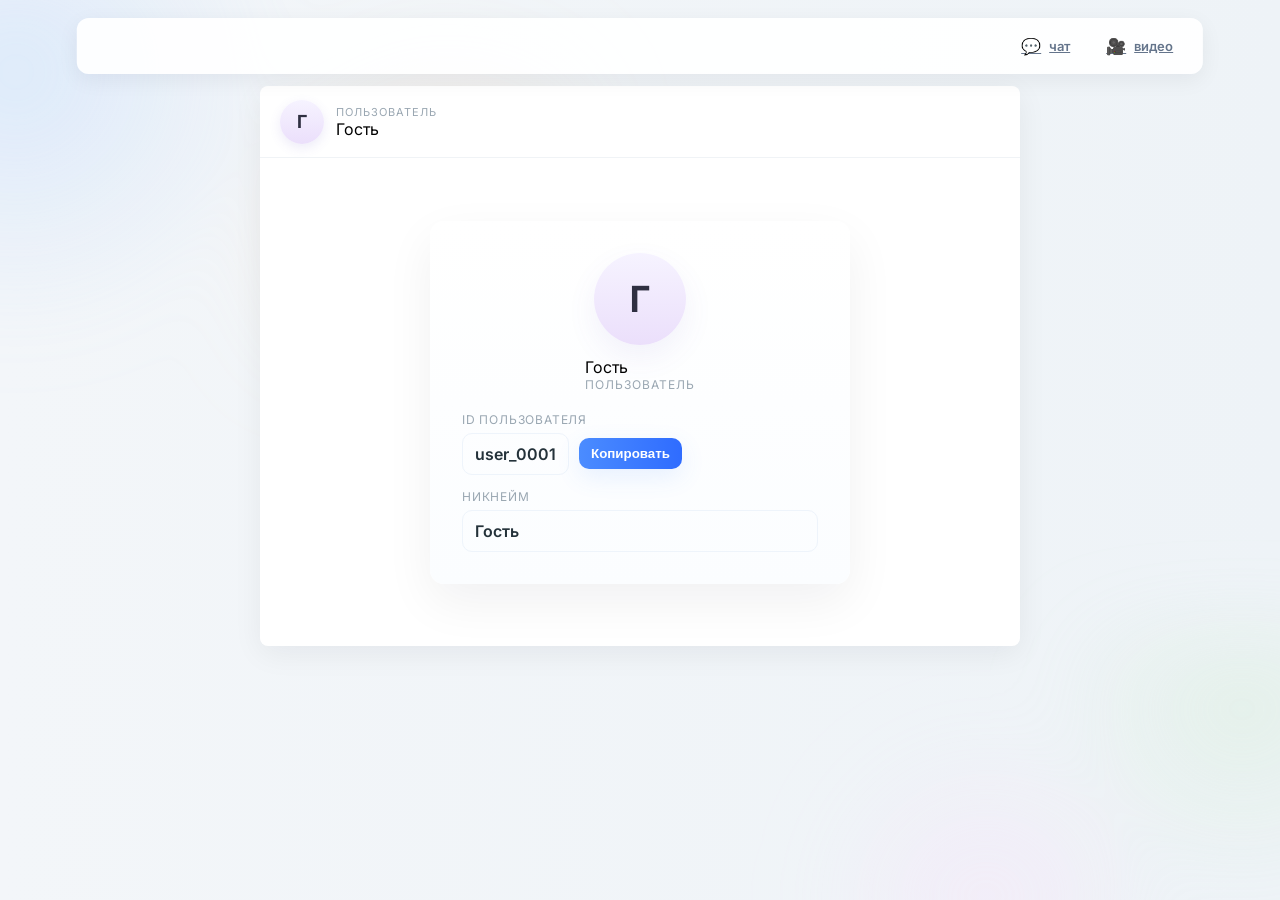
<file: index.html>
<!doctype html>
<html lang="ru">
<head>
	<meta charset="utf-8" />
	<meta name="viewport" content="width=device-width,initial-scale=1" />
	<title>Профиль — Гость</title>
	<link rel="preconnect" href="https://fonts.gstatic.com" crossorigin>
	<link href="https://fonts.googleapis.com/css2?family=Inter:wght@300;400;600;700&display=swap" rel="stylesheet">
	<link rel="stylesheet" href="style.css">
</head>
<body>
		<div class="site-top" role="navigation" aria-label="Верхняя панель">
			<div class="container">
				<nav class="nav-right">
					<a class="nav-item" href="/chat" role="button" tabindex="0"><span class="icon">💬</span>чат</a>
					<a class="nav-item" href="/videos" role="button" tabindex="0"><span class="icon">🎥</span>видео</a>
				</nav>
			</div>
		</div>

		<div class="bg-animated" aria-hidden="true"></div>
		<div class="page-overlay" aria-hidden="true"></div>

		<div class="app">
		<header class="topbar">
			<div class="left">
				<div class="avatar" aria-hidden="true"><span>Г</span></div>
				<div class="meta">
					<div class="role">ПОЛЬЗОВАТЕЛЬ</div>
					<div class="name1">Гость</div>
				</div>
			</div>
      
		</header>

		<main class="content">
			<section class="profile-card" role="region" aria-label="Профиль пользователя">
				<div class="avatar-lg" aria-hidden="true"><span>Г</span></div>
				<div class="profile-meta">
					<div class="name2">Гость</div>
					<div class="role">ПОЛЬЗОВАТЕЛЬ</div>
				</div>

				<div class="fields">
					<div class="field">
						<div class="label">ID пользователя</div>
						<div class="value-row">
							<div class="value" id="userId">user_0001</div>
							<button class="copy" id="copyId">Копировать</button>
						</div>
					</div>

					<div class="field">
						<div class="label">Никнейм</div>
						<div class="value" id="nick">Гость</div>
					</div>
				</div>
			</section>
		</main>
	</div>

	<script src="script.js"></script>
</body>
</html>
</file>
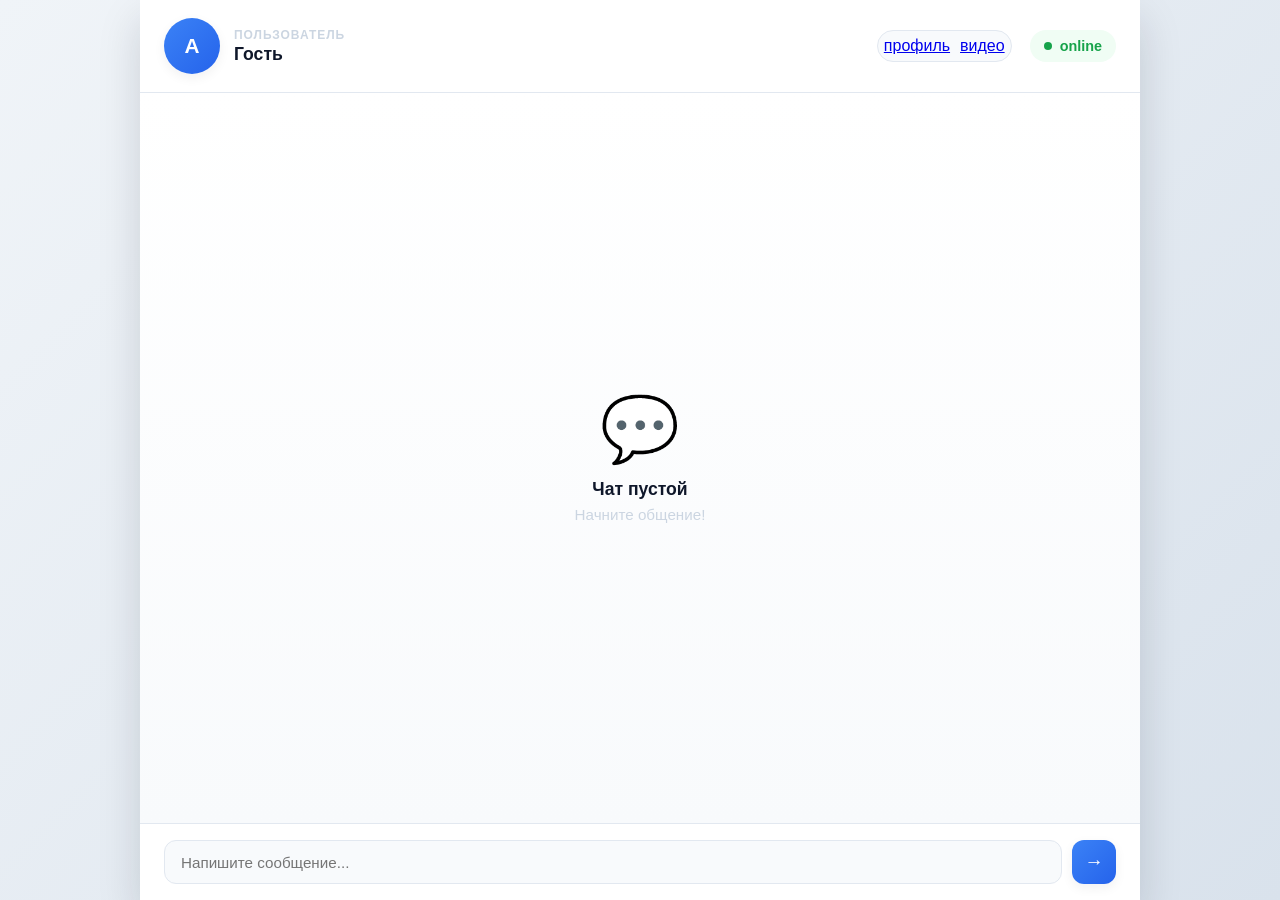
<file: chat/index.html>
<!DOCTYPE html>
<html lang="ru">
<head>
    <meta charset="UTF-8">
    <meta name="viewport" content="width=device-width, initial-scale=1.0">
    <title>Глобальный Чат</title>
    <link rel="stylesheet" href="style.css">
</head>
<body>
    <div class="app-container">
        <header class="header">
            <div class="header__content">
                <div class="header__user">
                    <div class="avatar" id="userAvatar">
                        <span id="avatarLetter">A</span>
                    </div>
                    <div class="user-info">
                        <p class="user-label">Пользователь</p>
                        <h1 class="user-name" id="userName">Гость</h1>
                    </div>
                </div>
                <div class="header__actions">
                    <div class="tabs">
                        <a class="tabprofile" href="/profile">профиль</a>
                        <a class="tabhiry" href="/hiry" >видео</a>
                    </div>
                    <div class="header__status" id="statusBadge">
                        <span class="status-dot"></span>
                        <span class="status-text">online</span>
                    </div>
                </div>
            </div>
        </header>

        <div class="chat-wrapper">
            <div class="messages-container" id="messagesContainer">
                <div class="empty-state">
                    <div class="empty-icon">💬</div>
                    <p>Чат пустой</p>
                    <span>Начните общение!</span>
                </div>
            </div>

            <div class="input-section">
                <form class="message-form" id="messageForm">
                    <input 
                        type="text" 
                        id="messageInput" 
                        class="message-input" 
                        placeholder="Напишите сообщение..." 
                        autocomplete="off"
                    />
                    <button type="submit" class="send-btn" id="sendBtn">
                        <span class="send-icon">→</span>
                    </button>
                </form>
            </div>
        </div>
    </div>
    <script src="https://cdn.socket.io/4.8.3/socket.io.min.js"></script>
    <script src="script.js"></script>
</body>
</html>
</file>
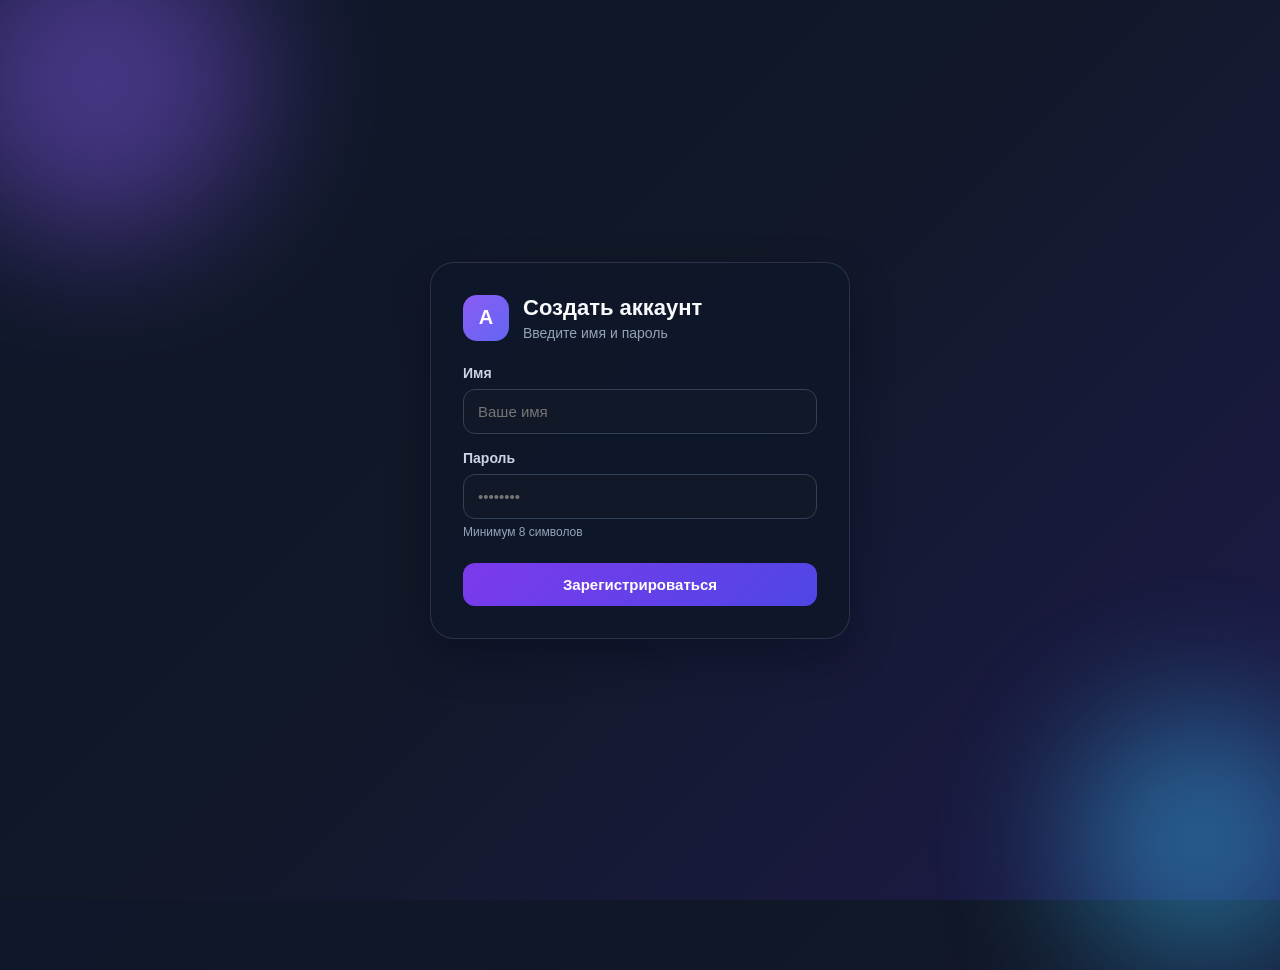
<file: registration/index.html>
<!DOCTYPE html>
<html lang="ru">
<head>
    <meta charset="UTF-8">
    <meta name="viewport" content="width=device-width, initial-scale=1.0">
    <title>Регистрация</title>
    <link rel="stylesheet" href="style.css">
</head>
<body>
    <script src="script.js"></script>
    <div class="card">
        <div class="brand">
            <div class="logo">A</div>
            <div>
                <h1>Создать аккаунт</h1>
                <p>Введите имя и пароль</p>
            </div>
        </div>

        <form id="registrationForm" action="/chat" method="post">
            <div class="field">
                <label  for="username">Имя</label>
                <input class="label-text" type="text" id="username" name="username" placeholder="Ваше имя" required>
            </div>

            <div class="field">
                <label for="password">Пароль</label>
                <input class="label-password" type="password" id="password" name="password" placeholder="••••••••" minlength="8" required>
                <p class="hint">Минимум 8 символов</p>
            </div>

            <button type="submit" class="button-register">Зарегистрироваться</button>
        </form>
    </div>
</body>
</html>
</file>
<file: style.css>
:root{
	--bg:#f3f6f9;
	--card:#ffffff;
	--muted:#9aa7b2;
	--accent:#4B8CFF;
	--purple-1:#F6F3FF;
	--purple-2:#EBDFFB;
}
*{box-sizing:border-box}
.html,body{height:100%;margin:0;font-family:Inter,system-ui,Segoe UI,Roboto,'Helvetica Neue',Arial}
body{background:linear-gradient(90deg,var(--bg),#eef3f7);display:flex;align-items:stretch;padding-top:86px}

/* Top floating site header (minimal, matches screenshot style) */
.site-top{position:fixed;left:50%;transform:translateX(-50%);top:18px;width:88%;max-width:1200px;height:56px;background:rgba(255,255,255,0.92);border-radius:12px;padding:8px 18px;box-shadow:0 6px 22px rgba(16,24,40,0.06);display:flex;align-items:center;z-index:30}
.site-top .container{width:100%;display:flex;justify-content:flex-end}
.nav-right{display:flex;align-items:center;gap:12px}
.nav-item{font-size:13px;color:#64748b;padding:8px 12px;border-radius:10px;text-transform:lowercase;font-weight:600;display:inline-flex;align-items:center;gap:8px;cursor:pointer;user-select:none;transition:transform 180ms ease,background-color 180ms ease,color 180ms ease}
.nav-item .icon{font-size:16px;line-height:1;display:inline-block;transform:translateY(0);transition:transform 240ms ease,color 240ms}
.nav-item:hover{background:rgba(75,140,255,0.06);color:#2f6cff}
.nav-item:hover .icon{transform:translateY(-3px)}
.nav-item.is-pressed{transform:scale(0.97)}

.nav-item:focus{outline:2px solid rgba(47,108,255,0.12);outline-offset:3px}

/* Animated decorative background */
.bg-animated{position:fixed;inset:0;z-index:0;pointer-events:none;overflow:hidden}
.page-overlay{position:fixed;inset:0;z-index:40;pointer-events:none;background:linear-gradient(135deg, rgba(75,140,255,0.12), rgba(123,97,255,0.08));backdrop-filter:blur(3px);opacity:0;transform:scale(1.02);transition:opacity 260ms ease,transform 260ms ease}
.page-overlay.show{opacity:1;transform:scale(1)}
.bg-animated::before,.bg-animated::after{content:"";position:absolute;filter:blur(40px) saturate(120%);opacity:0.28;mix-blend-mode:overlay}
.bg-animated::before{width:720px;height:420px;background:radial-gradient(circle at 20% 30%, #a6c8ff 0%, transparent 40%), radial-gradient(circle at 80% 70%, #ffd8b3 0%, transparent 35%);left:-10%;top:-6%;transform:translate3d(0,0,0);animation:drift1 28s linear infinite}
.bg-animated::after{width:640px;height:340px;background:radial-gradient(circle at 70% 20%, #cbe9c8 0%, transparent 35%), radial-gradient(circle at 30% 80%, #fbd8f8 0%, transparent 32%);right:-12%;bottom:-8%;transform:translate3d(0,0,0);animation:drift2 36s linear infinite}

@keyframes drift1{0%{transform:translate3d(0,0,0) rotate(0deg)}50%{transform:translate3d(30px,-18px,0) rotate(6deg)}100%{transform:translate3d(0,0,0) rotate(0deg)}}
@keyframes drift2{0%{transform:translate3d(0,0,0) rotate(0deg)}50%{transform:translate3d(-28px,22px,0) rotate(-6deg)}100%{transform:translate3d(0,0,0) rotate(0deg)}}

/* Ensure app content is above animated background */
.app{position:relative;z-index:2}
.app{width:760px;margin:auto;min-height:560px;background:var(--card);border-radius:8px;box-shadow:0 8px 30px rgba(16,24,40,0.06);overflow:hidden;display:flex;flex-direction:column;transition:opacity 260ms ease,transform 260ms ease}
.app.is-exiting{opacity:0;transform:translateY(10px) scale(0.98)}
body.is-transitioning .site-top{transform:translateX(-50%) translateY(-2px)}
.topbar{height:72px;padding:16px 20px;display:flex;align-items:center;justify-content:space-between;border-bottom:1px solid #f0f3f6}
.topbar .left{display:flex;align-items:center;gap:12px}
.avatar{width:44px;height:44px;border-radius:50%;background:linear-gradient(180deg,var(--purple-1),var(--purple-2));display:flex;align-items:center;justify-content:center;color:#2f2f41;font-weight:700;box-shadow:0 4px 12px rgba(107,90,196,0.12);transform:translateZ(0);animation:avatarPop 1600ms ease-in-out infinite}
.avatar span{font-size:18px}
.meta .role{font-size:11px;color:var(--muted);letter-spacing:1px}
.meta .name{font-size:16px;font-weight:600;color:#17202a}
.status{display:flex;align-items:center;gap:8px}
.status .dot{width:12px;height:12px;background:#8EE28E;border-radius:50%;box-shadow:0 0 0 0 rgba(142,226,142,0.35);animation:ping 2s infinite}
.status .text{font-size:13px;color:var(--muted);background:rgba(255,255,255,0.7);padding:6px 10px;border-radius:999px;border:1px solid rgba(120,170,255,0.06);font-weight:600;color:#4b5563}
.content{flex:1;display:flex;align-items:center;justify-content:center;position:relative;padding:28px}

/* Profile card */
.profile-card{width:420px;display:flex;flex-direction:column;align-items:center;gap:12px;padding:32px;border-radius:14px;background:linear-gradient(180deg,#fff,#fbfdff);box-shadow:0 18px 50px rgba(16,24,40,0.06);transform:translateZ(0);animation:fadeInUp 500ms ease both}
.avatar-lg{width:92px;height:92px;border-radius:50%;background:linear-gradient(180deg,var(--purple-1),var(--purple-2));display:flex;align-items:center;justify-content:center;color:#2f2f41;font-weight:700;box-shadow:0 12px 30px rgba(107,90,196,0.08);animation:avatarPop 1600ms ease-in-out infinite}
.avatar-lg span{font-size:36px}
.profile-meta .name{font-size:20px;font-weight:700;color:#17202a}
.profile-meta .role{font-size:12px;color:var(--muted);letter-spacing:1px}
.fields{width:100%;margin-top:8px;display:flex;flex-direction:column;gap:14px}
.field{display:flex;flex-direction:column;gap:6px}
.label{font-size:12px;color:var(--muted);text-transform:uppercase;letter-spacing:0.8px}
.value-row{display:flex;gap:10px;align-items:center}
.value{background:transparent;padding:10px 12px;border-radius:10px;border:1px solid #eef4fb;color:#24323a;font-weight:600}
.copy{padding:8px 12px;border-radius:10px;border:none;background:linear-gradient(90deg,var(--accent),#2f6cff);color:#fff;font-weight:600;cursor:pointer;box-shadow:0 8px 24px rgba(75,140,255,0.12);transition:transform 160ms ease}
.copy:active{transform:translateY(1px)}

/* remove old ephemeral rule if exists */
.ephemeral{display:none}

/* Animations */
@keyframes floaty{0%{transform:translateY(0)}50%{transform:translateY(-8px)}100%{transform:translateY(0)}}
@keyframes avatarPop{0%{transform:scale(1)}50%{transform:scale(1.03)}100%{transform:scale(1)}}
@keyframes ping{0%{box-shadow:0 0 0 0 rgba(142,226,142,0.35)}70%{box-shadow:0 0 0 10px rgba(142,226,142,0)}100%{box-shadow:0 0 0 0 rgba(142,226,142,0)}}
@keyframes fadeInUp{0%{opacity:0;transform:translateY(10px)}100%{opacity:1;transform:translateY(0)}}

/* Responsive small */
@media (max-width:820px){
	.app{width:94%;min-height:520px}
}
</file>
<file: chat/style.css>
:root {
  --primary: #2563eb;
  --primary-light: #3b82f6;
  --primary-dark: #1d4ed8;
  --bg-main: #ffffff;
  --bg-secondary: #f8fafc;
  --bg-tertiary: #f1f5f9;
  --text-primary: #0f172a;
  --text-secondary: #64748b;
  --text-tertiary: #cbd5e1;
  --border-color: #e2e8f0;
  --border-color-light: #f1f5f9;
  --shadow-sm: 0 4px 12px rgba(15, 23, 42, 0.06);
  --shadow-md: 0 12px 24px rgba(15, 23, 42, 0.1);
  --shadow-lg: 0 20px 40px rgba(15, 23, 42, 0.15);
}

* {
  margin: 0;
  padding: 0;
  box-sizing: border-box;
}

html, body {
  height: 100%;
}

body {
  font-family: -apple-system, BlinkMacSystemFont, 'Segoe UI', Roboto, 'Helvetica Neue', Arial, sans-serif;
  background: linear-gradient(135deg, #f0f4f8 0%, #d9e2ec 100%);
  color: var(--text-primary);
  overflow: hidden;
}

.app-container {
  height: 100vh;
  display: flex;
  flex-direction: column;
  background: var(--bg-main);
  max-width: 1000px;
  margin: 0 auto;
  box-shadow: var(--shadow-lg);
}

/* HEADER */
.header {
  flex-shrink: 0;
  background: var(--bg-main);
  border-bottom: 1px solid var(--border-color);
  padding: 18px 24px;
  backdrop-filter: blur(10px);
  animation: slideDown 0.4s ease-out;
}

.header__content {
  display: flex;
  justify-content: space-between;
  align-items: center;
  max-width: 100%;
  gap: 18px;
}

.header__user {
  display: flex;
  align-items: center;
  gap: 14px;
}

.header__actions {
  display: flex;
  align-items: center;
  gap: 18px;
}

.tabs {
  display: flex;
  gap: 10px;
  background: #f8fafc;
  border: 1px solid var(--border-color);
  border-radius: 999px;
  padding: 6px;
}

.tab {
  display: inline-flex;
  align-items: center;
  justify-content: center;
  padding: 10px 16px;
  border-radius: 999px;
  font-size: 0.9rem;
  font-weight: 600;
  color: var(--text-secondary);
  text-decoration: none;
  transition: all 0.2s ease;
}

.tab:hover {
  background: #eef2ff;
  color: var(--primary);
}

.tab--active {
  background: linear-gradient(135deg, var(--primary-light) 0%, var(--primary) 100%);
  color: white;
}

.avatar {
  width: 56px;
  height: 56px;
  border-radius: 50%;
  background: linear-gradient(135deg, #3b82f6 0%, #2563eb 100%);
  display: flex;
  align-items: center;
  justify-content: center;
  font-size: 1.3rem;
  font-weight: 700;
  color: white;
  box-shadow: var(--shadow-sm);
  animation: popIn 0.5s ease-out;
}

.user-info {
  animation: fadeIn 0.5s ease-out 0.1s backwards;
}

.user-label {
  font-size: 0.75rem;
  color: var(--text-tertiary);
  text-transform: uppercase;
  letter-spacing: 0.08em;
  margin-bottom: 2px;
  font-weight: 600;
}

.user-name {
  font-size: 1.1rem;
  font-weight: 700;
  color: var(--text-primary);
}

.header__status {
  display: flex;
  align-items: center;
  gap: 8px;
  padding: 8px 14px;
  border-radius: 20px;
  background: #f0fdf4;
  animation: fadeIn 0.5s ease-out 0.2s backwards;
}

.status-dot {
  width: 8px;
  height: 8px;
  border-radius: 50%;
  background: #16a34a;
  animation: pulse 2s infinite;
}

.status-text {
  font-size: 0.9rem;
  color: #16a34a;
  font-weight: 600;
}

/* CHAT WRAPPER */
.chat-wrapper {
  flex: 1;
  display: flex;
  flex-direction: column;
  overflow: hidden;
}

.messages-container {
  flex: 1;
  overflow-y: auto;
  padding: 20px 24px;
  display: flex;
  flex-direction: column;
  gap: 12px;
  background: linear-gradient(180deg, var(--bg-main) 0%, var(--bg-secondary) 100%);
}

.messages-container::-webkit-scrollbar {
  width: 8px;
}

.messages-container::-webkit-scrollbar-track {
  background: transparent;
}

.messages-container::-webkit-scrollbar-thumb {
  background: var(--border-color);
  border-radius: 4px;
}

.messages-container::-webkit-scrollbar-thumb:hover {
  background: var(--text-tertiary);
}

.empty-state {
  margin: auto;
  text-align: center;
  color: var(--text-secondary);
  animation: fadeIn 0.6s ease-out;
}

.empty-icon {
  font-size: 4rem;
  margin-bottom: 12px;
  animation: bounce 2s infinite;
}

.empty-state p {
  font-size: 1.1rem;
  font-weight: 600;
  color: var(--text-primary);
  margin-bottom: 6px;
}

.empty-state span {
  font-size: 0.95rem;
  color: var(--text-tertiary);
}

/* MESSAGES */
.message {
  max-width: 75%;
  padding: 12px 16px;
  border-radius: 16px;
  font-size: 0.95rem;
  line-height: 1.5;
  animation: slideIn 0.3s ease-out;
  word-wrap: break-word;
}

.message.incoming {
  align-self: flex-start;
  background: var(--bg-tertiary);
  border: 1px solid var(--border-color-light);
  color: var(--text-primary);
}

.message.outgoing {
  align-self: flex-end;
  background: linear-gradient(135deg, var(--primary-light) 0%, var(--primary) 100%);
  color: white;
  box-shadow: var(--shadow-sm);
}

.message-meta {
  display: flex;
  justify-content: space-between;
  align-items: baseline;
  gap: 8px;
  margin-top: 6px;
  font-size: 0.8rem;
}

.message-author {
  font-weight: 600;
  opacity: 0.9;
}

.message-time {
  opacity: 0.7;
  font-size: 0.75rem;
}

/* INPUT SECTION */
.input-section {
  flex-shrink: 0;
  padding: 16px 24px;
  background: var(--bg-main);
  border-top: 1px solid var(--border-color);
  animation: slideUp 0.4s ease-out;
}

.nickname-setup {
  display: flex;
  gap: 10px;
  animation: fadeIn 0.5s ease-out;
}

.nickname-input {
  flex: 1;
  padding: 12px 16px;
  border: 1.5px solid var(--border-color);
  border-radius: 12px;
  font-size: 0.95rem;
  color: var(--text-primary);
  background: var(--bg-secondary);
  transition: all 0.2s ease;
}

.nickname-input:focus {
  outline: none;
  border-color: var(--primary);
  background: var(--bg-main);
  box-shadow: 0 0 0 3px rgba(37, 99, 235, 0.1);
}

.join-btn {
  padding: 12px 24px;
  border: none;
  border-radius: 12px;
  background: linear-gradient(135deg, var(--primary-light) 0%, var(--primary) 100%);
  color: white;
  font-weight: 600;
  cursor: pointer;
  transition: all 0.2s ease;
  box-shadow: var(--shadow-sm);
}

.join-btn:hover {
  transform: translateY(-2px);
  box-shadow: var(--shadow-md);
  background: linear-gradient(135deg, var(--primary) 0%, var(--primary-dark) 100%);
}

.join-btn:active {
  transform: translateY(0);
}

.message-form {
  display: flex;
  gap: 10px;
  animation: fadeIn 0.5s ease-out;
}

.message-input {
  flex: 1;
  padding: 12px 16px;
  border: 1.5px solid var(--border-color);
  border-radius: 12px;
  font-size: 0.95rem;
  color: var(--text-primary);
  background: var(--bg-secondary);
  transition: all 0.2s ease;
}

.message-input:focus {
  outline: none;
  border-color: var(--primary);
  background: var(--bg-main);
  box-shadow: 0 0 0 3px rgba(37, 99, 235, 0.1);
}

.send-btn {
  width: 44px;
  height: 44px;
  border: none;
  border-radius: 12px;
  background: linear-gradient(135deg, var(--primary-light) 0%, var(--primary) 100%);
  color: white;
  font-weight: 600;
  cursor: pointer;
  display: flex;
  align-items: center;
  justify-content: center;
  transition: all 0.2s ease;
  box-shadow: var(--shadow-sm);
}

.send-btn:hover:not(:disabled) {
  transform: translateY(-2px);
  box-shadow: var(--shadow-md);
  background: linear-gradient(135deg, var(--primary) 0%, var(--primary-dark) 100%);
}

.send-btn:active:not(:disabled) {
  transform: translateY(0);
}

.send-btn:disabled {
  opacity: 0.5;
  cursor: not-allowed;
}

.send-icon {
  font-size: 1.2rem;
  display: inline-block;
}

/* ANIMATIONS */
@keyframes slideDown {
  from {
    opacity: 0;
    transform: translateY(-20px);
  }
  to {
    opacity: 1;
    transform: translateY(0);
  }
}

@keyframes slideUp {
  from {
    opacity: 0;
    transform: translateY(20px);
  }
  to {
    opacity: 1;
    transform: translateY(0);
  }
}

@keyframes slideIn {
  from {
    opacity: 0;
    transform: translateX(-20px);
  }
  to {
    opacity: 1;
    transform: translateX(0);
  }
}

@keyframes fadeIn {
  from {
    opacity: 0;
  }
  to {
    opacity: 1;
  }
}

@keyframes popIn {
  0% {
    transform: scale(0.8);
    opacity: 0;
  }
  60% {
    transform: scale(1.1);
  }
  100% {
    transform: scale(1);
    opacity: 1;
  }
}

@keyframes pulse {
  0%, 100% {
    opacity: 1;
  }
  50% {
    opacity: 0.6;
  }
}

@keyframes bounce {
  0%, 100% {
    transform: translateY(0);
  }
  50% {
    transform: translateY(-8px);
  }
}

/* RESPONSIVE */
@media (max-width: 768px) {
  .app-container {
    border-radius: 0;
    height: 100vh;
  }

  .message {
    max-width: 85%;
  }

  .header {
    padding: 14px 16px;
  }

  .chat-wrapper {
    padding: 0;
  }

  .messages-container {
    padding: 16px;
  }

  .input-section {
    padding: 12px 16px;
  }
}
</file>
<file: registration/style.css>
* {
    box-sizing: border-box;
}

body {
    margin: 0;
    min-height: 100vh;
    display: flex;
    justify-content: center;
    align-items: center;
    font-family: 'Segoe UI', Arial, sans-serif;
    color: #f8fafc;
    overflow: hidden;
    position: relative;
    background: linear-gradient(135deg, #0f172a 0%, #111827 45%, #1e1b4b 100%);
}

body::before,
body::after {
    content: '';
    position: absolute;
    border-radius: 50%;
    filter: blur(70px);
    opacity: 0.45;
    animation: float 12s ease-in-out infinite alternate;
}

body::before {
    width: 320px;
    height: 320px;
    background: #8b5cf6;
    top: -80px;
    left: -60px;
}

body::after {
    width: 260px;
    height: 260px;
    background: #38bdf8;
    bottom: -70px;
    right: -50px;
    animation-duration: 16s;
}

@keyframes float {
    from {
        transform: translate(0, 0) scale(1);
    }
    to {
        transform: translate(30px, -40px) scale(1.08);
    }
}

.card {
    width: min(92vw, 420px);
    padding: 32px;
    background: rgba(15, 23, 42, 0.9);
    border: 1px solid rgba(148, 163, 184, 0.2);
    border-radius: 24px;
    box-shadow: 0 18px 40px rgba(2, 6, 23, 0.35);
    backdrop-filter: blur(10px);
}

.brand {
    display: flex;
    align-items: center;
    gap: 14px;
    margin-bottom: 24px;
}

.logo {
    width: 46px;
    height: 46px;
    display: grid;
    place-items: center;
    border-radius: 14px;
    background: linear-gradient(135deg, #8b5cf6, #6366f1);
    color: white;
    font-weight: 700;
    font-size: 20px;
}

.brand h1 {
    margin: 0 0 4px;
    font-size: 22px;
}

.brand p {
    margin: 0;
    color: #94a3b8;
    font-size: 14px;
}

.field {
    margin-bottom: 16px;
}

label {
    display: block;
    margin-bottom: 8px;
    font-size: 14px;
    font-weight: 600;
    color: #cbd5e1;
}

input[type="text"],
input[type="password"] {
    width: 100%;
    padding: 13px 14px;
    border: 1px solid #334155;
    border-radius: 12px;
    font-size: 15px;
    outline: none;
    background: #111827;
    color: #f8fafc;
    transition: border-color 0.2s ease, box-shadow 0.2s ease;
}

input[type="text"]:focus,
input[type="password"]:focus {
    border-color: #8b5cf6;
    box-shadow: 0 0 0 4px rgba(139, 92, 246, 0.16);
}

.hint {
    margin: 6px 0 0;
    font-size: 12px;
    color: #94a3b8;
}

.button-register {
    width: 100%;
    padding: 13px 16px;
    margin-top: 8px;
    border: none;
    border-radius: 12px;
    background: linear-gradient(135deg, #7c3aed, #4f46e5);
    color: white;
    font-size: 15px;
    font-weight: 600;
    cursor: pointer;
    transition: transform 0.2s ease, box-shadow 0.2s ease;
}


.button-register:hover {
    transform: translateY(-1px);
    box-shadow: 0 10px 20px rgba(124, 58, 237, 0.24);
}
</file>
